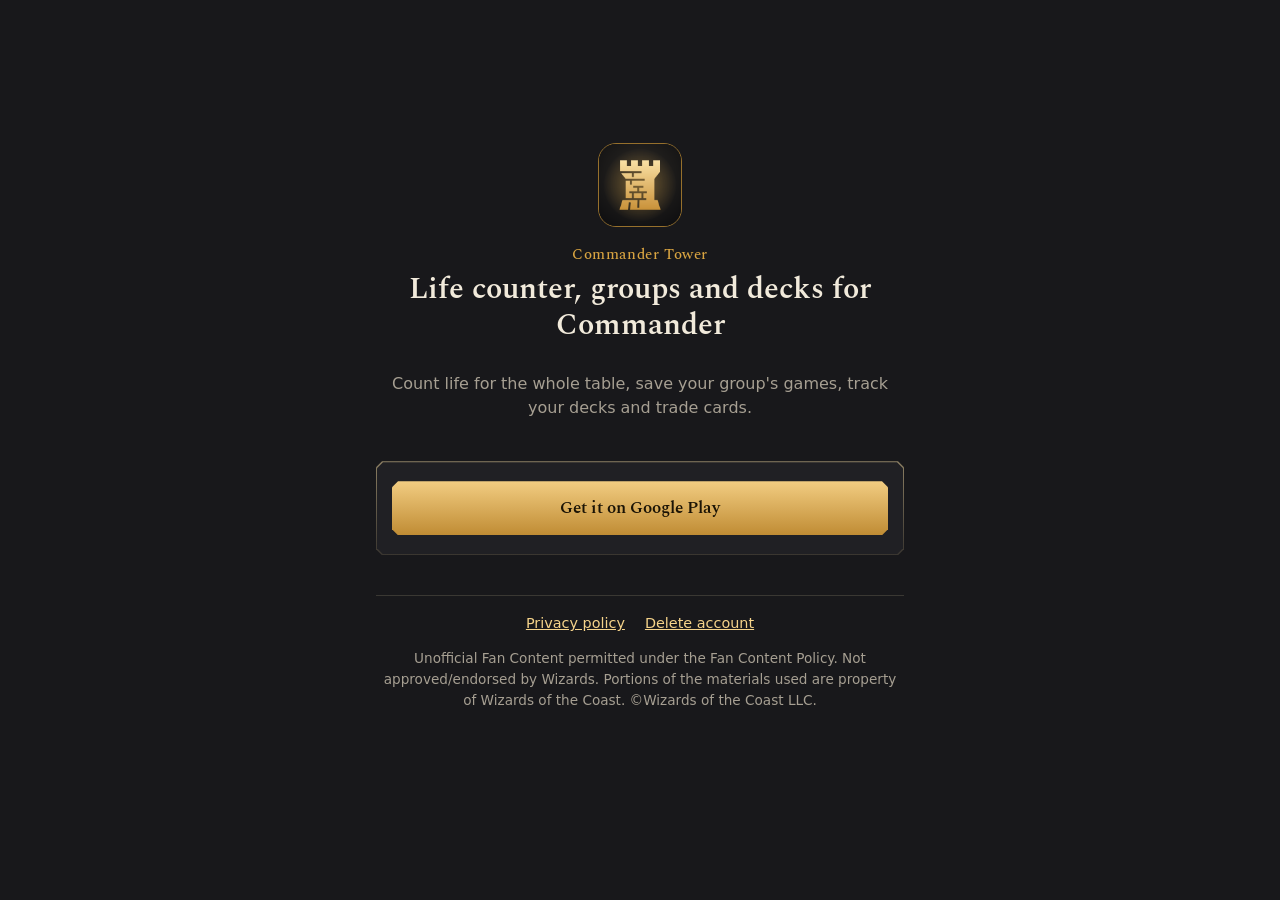
<file: index.html>
<!doctype html>
<html lang="en">
  <head>
    <meta charset="utf-8" />
    <meta name="viewport" content="width=device-width, initial-scale=1" />
    <title>Commander Tower</title>
    <meta name="description" content="Life counter, groups, decks, statistics and card trades for the Commander format." />
    <meta name="theme-color" content="#18181B" />
    <link rel="icon" href="favicon.png" />
    <link rel="preconnect" href="https://fonts.googleapis.com" />
    <link rel="preconnect" href="https://fonts.gstatic.com" crossorigin />
    <link href="https://fonts.googleapis.com/css2?family=Spectral:wght@500;600&display=swap" rel="stylesheet" />
    <link rel="stylesheet" href="style.css" />
  </head>
  <body>
    <main class="center">
      <img class="logo" src="icon.png" alt="" width="84" height="84" />
      <p class="eyebrow">Commander Tower</p>
      <h1>Life counter, groups and decks for Commander</h1>
      <p>Count life for the whole table, save your group's games, track your decks and trade cards.</p>
      <div class="card">
        <a class="button" href="https://play.google.com/store/apps/details?id=app.commandertower.mobile">
          Get it on Google Play
        </a>
      </div>
      <nav><a href="privacy/">Privacy policy</a><a href="delete-account/">Delete account</a></nav>
      <p class="small">
        Unofficial Fan Content permitted under the Fan Content Policy. Not approved/endorsed by Wizards. Portions of the
        materials used are property of Wizards of the Coast. ©Wizards of the Coast LLC.
      </p>
    </main>
  </body>
</html>
</file>
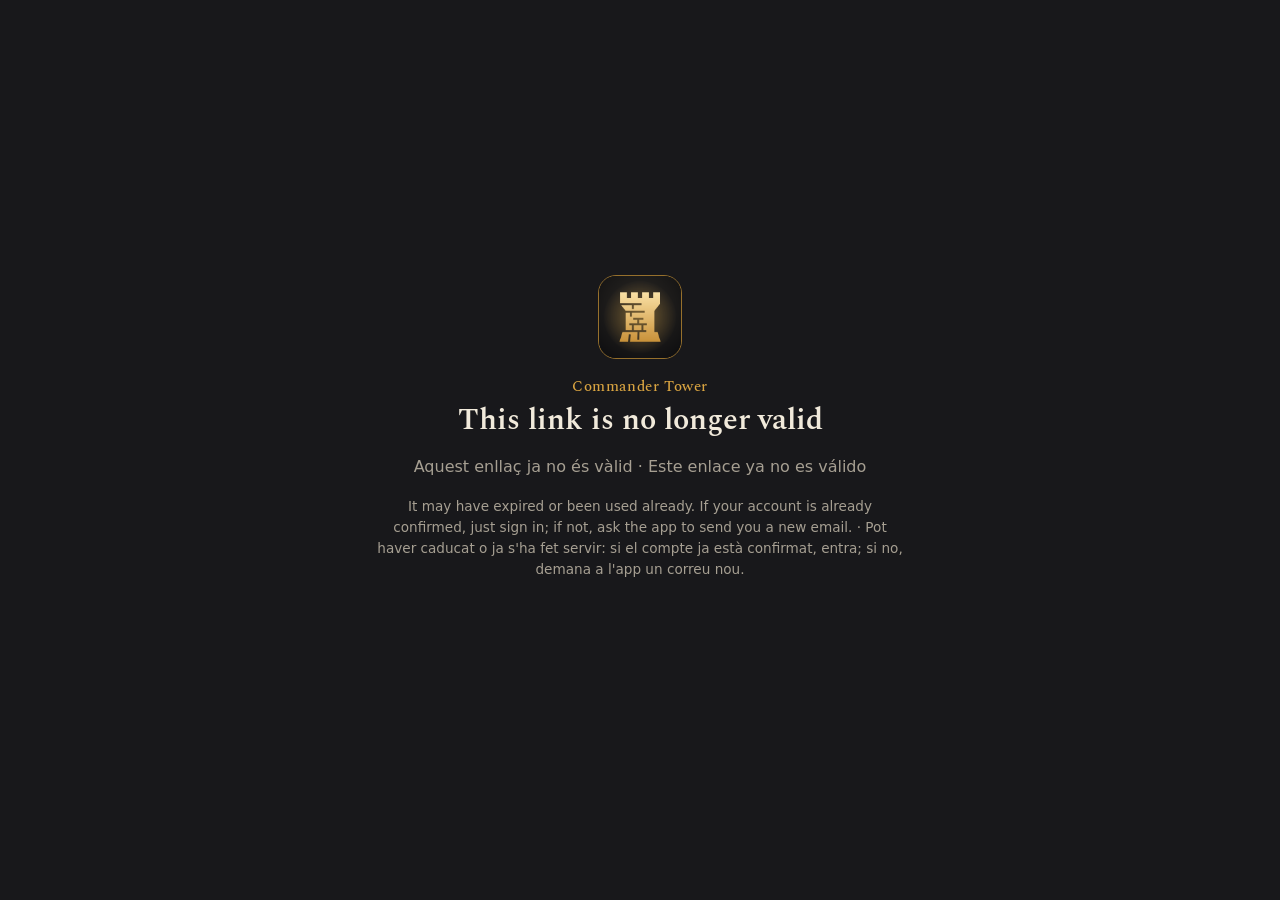
<file: auth/index.html>
<!doctype html>
<html lang="en">
  <head>
    <meta charset="utf-8" />
    <meta name="viewport" content="width=device-width, initial-scale=1" />
    <title>Commander Tower – Account</title>
    <meta name="robots" content="noindex" />
    <meta name="theme-color" content="#18181B" />
    <link rel="icon" href="../favicon.png" />
    <link rel="preconnect" href="https://fonts.googleapis.com" />
    <link rel="preconnect" href="https://fonts.gstatic.com" crossorigin />
    <link href="https://fonts.googleapis.com/css2?family=Spectral:wght@500;600&display=swap" rel="stylesheet" />
    <link rel="stylesheet" href="../style.css" />
  </head>
  <body>
    <main class="center">
      <img class="logo" src="../icon.png" alt="" width="84" height="84" />
      <p class="eyebrow">Commander Tower</p>

      <!-- Correu confirmat -->
      <div id="confirmed" hidden>
        <h1>Your account is confirmed</h1>
        <p>Compte confirmat · Cuenta confirmada · Compte confirmé</p>
        <div class="card">
          <a id="open-confirmed" class="button" href="#">Open Commander Tower</a>
          <p class="small">
            You can now sign in with your email and password, in the app or on the web. ·
            Ja pots entrar amb el teu correu i contrasenya. · Ya puedes entrar con tu correo y contraseña.
          </p>
        </div>
      </div>

      <!-- Contrasenya nova -->
      <div id="reset" hidden>
        <h1>Choose a new password</h1>
        <p>Tria una contrasenya nova · Elige una contraseña nueva</p>
        <div class="card">
          <a id="open-reset" class="button" href="#">Open Commander Tower</a>
          <p class="small">
            Open this link on the phone where you asked for it: the app will ask for your new password. ·
            Obre aquest enllaç al mòbil des d'on ho has demanat. · Abre este enlace en el móvil desde donde lo pediste.
          </p>
        </div>
      </div>

      <!-- Enllaç caducat o ja fet servir -->
      <div id="failed" hidden>
        <h1>This link is no longer valid</h1>
        <p>Aquest enllaç ja no és vàlid · Este enlace ya no es válido</p>
        <p class="small">
          It may have expired or been used already. If your account is already confirmed, just sign in; if not, ask the
          app to send you a new email. · Pot haver caducat o ja s'ha fet servir: si el compte ja està confirmat, entra;
          si no, demana a l'app un correu nou.
        </p>
      </div>
    </main>
    <script src="../auth.js"></script>
  </body>
</html>
</file>
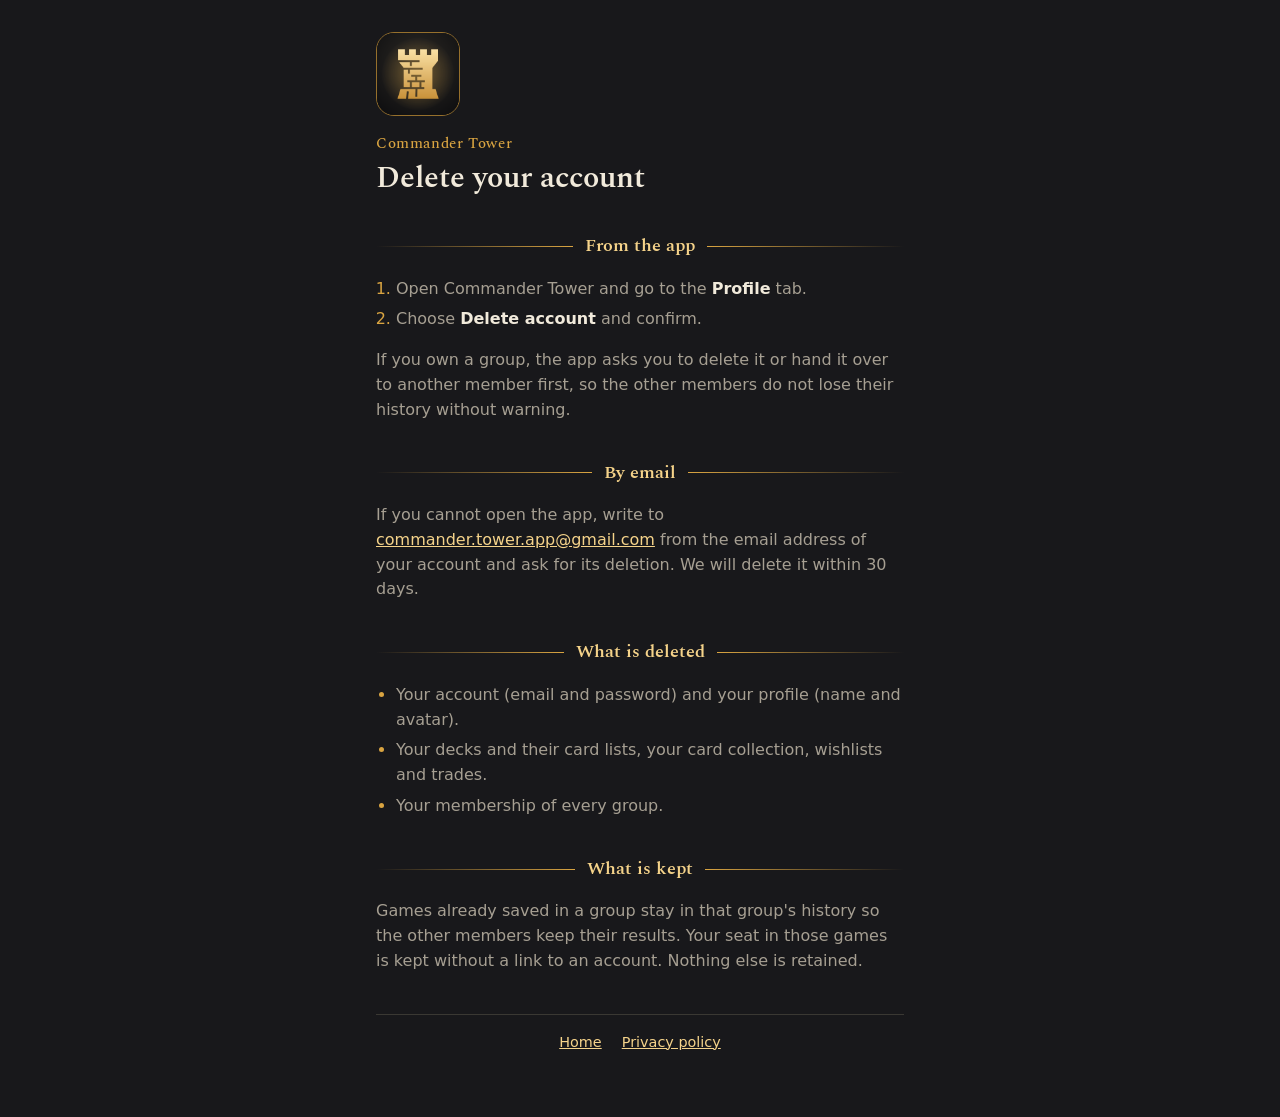
<file: delete-account/index.html>
<!doctype html>
<html lang="en">
  <head>
    <meta charset="utf-8" />
    <meta name="viewport" content="width=device-width, initial-scale=1" />
    <title>Commander Tower – Delete your account</title>
    <meta name="theme-color" content="#18181B" />
    <link rel="icon" href="../favicon.png" />
    <link rel="preconnect" href="https://fonts.googleapis.com" />
    <link rel="preconnect" href="https://fonts.gstatic.com" crossorigin />
    <link href="https://fonts.googleapis.com/css2?family=Spectral:wght@500;600&display=swap" rel="stylesheet" />
    <link rel="stylesheet" href="../style.css" />
  </head>
  <body>
    <main>
      <img class="logo" src="../icon.png" alt="" width="84" height="84" />
      <p class="eyebrow">Commander Tower</p>
      <h1>Delete your account</h1>

      <h2>From the app</h2>
      <ol>
        <li>Open Commander Tower and go to the <strong>Profile</strong> tab.</li>
        <li>Choose <strong>Delete account</strong> and confirm.</li>
      </ol>
      <p>
        If you own a group, the app asks you to delete it or hand it over to another member first, so the other
        members do not lose their history without warning.
      </p>

      <h2>By email</h2>
      <p>
        If you cannot open the app, write to
        <a href="mailto:commander.tower.app@gmail.com?subject=Delete%20my%20account">commander.tower.app@gmail.com</a>
        from the email address of your account and ask for its deletion. We will delete it within 30 days.
      </p>

      <h2>What is deleted</h2>
      <ul>
        <li>Your account (email and password) and your profile (name and avatar).</li>
        <li>Your decks and their card lists, your card collection, wishlists and trades.</li>
        <li>Your membership of every group.</li>
      </ul>

      <h2>What is kept</h2>
      <p>
        Games already saved in a group stay in that group's history so the other members keep their results. Your
        seat in those games is kept without a link to an account. Nothing else is retained.
      </p>

      <nav><a href="../">Home</a><a href="../privacy/">Privacy policy</a></nav>
    </main>
  </body>
</html>
</file>
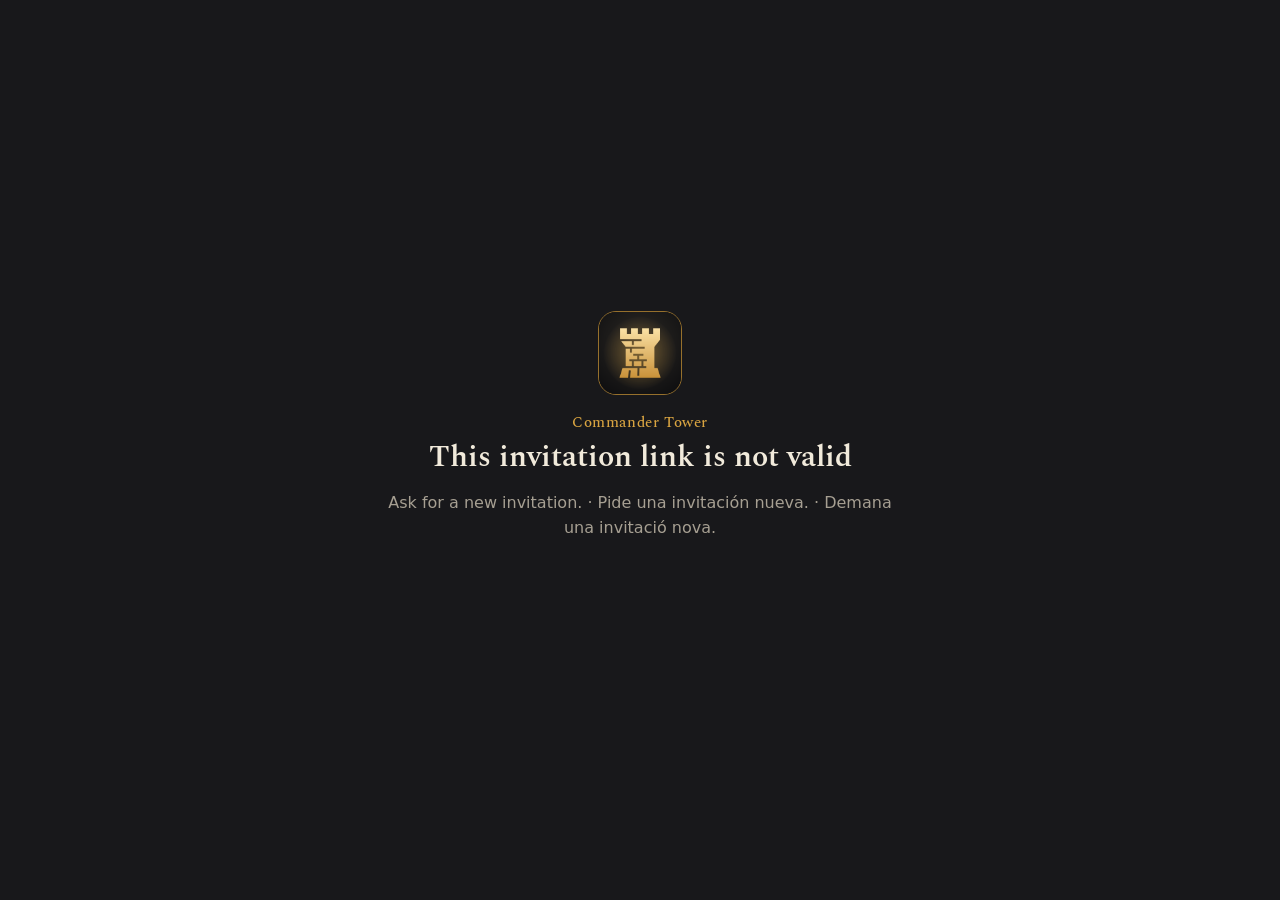
<file: join/index.html>
<!doctype html>
<html lang="en">
  <head>
    <meta charset="utf-8" />
    <meta name="viewport" content="width=device-width, initial-scale=1" />
    <title>Commander Tower – Group invitation</title>
    <meta property="og:title" content="Commander Tower – Group invitation" />
    <meta property="og:description" content="You have been invited to a Commander group. Open the invitation in the app." />
    <meta name="robots" content="noindex" />
    <meta name="theme-color" content="#18181B" />
    <link rel="icon" href="../favicon.png" />
    <link rel="preconnect" href="https://fonts.googleapis.com" />
    <link rel="preconnect" href="https://fonts.gstatic.com" crossorigin />
    <link href="https://fonts.googleapis.com/css2?family=Spectral:wght@500;600&display=swap" rel="stylesheet" />
    <link rel="stylesheet" href="../style.css" />
  </head>
  <body data-kind="join">
    <main class="center">
      <img class="logo" src="../icon.png" alt="" width="84" height="84" />
      <p class="eyebrow">Commander Tower</p>
      <div id="valid">
        <h1>You have been invited to a group</h1>
        <p>Te han invitado a un grupo · T'han convidat a un grup</p>
        <div class="card">
          <a id="open" class="button" href="#">Open in Commander Tower</a>
          <a class="button secondary" href="https://play.google.com/store/apps/details?id=app.commandertower.mobile">
            Get the app on Google Play
          </a>
          <p class="small">
            If the button does not open the app, open Commander Tower, go to Groups → Join a group and paste this code:
          </p>
          <p class="small"><code id="code"></code></p>
        </div>
      </div>
      <div id="invalid" hidden>
        <h1>This invitation link is not valid</h1>
        <p>Ask for a new invitation. · Pide una invitación nueva. · Demana una invitació nova.</p>
      </div>
    </main>
    <script src="../invite.js"></script>
  </body>
</html>
</file>
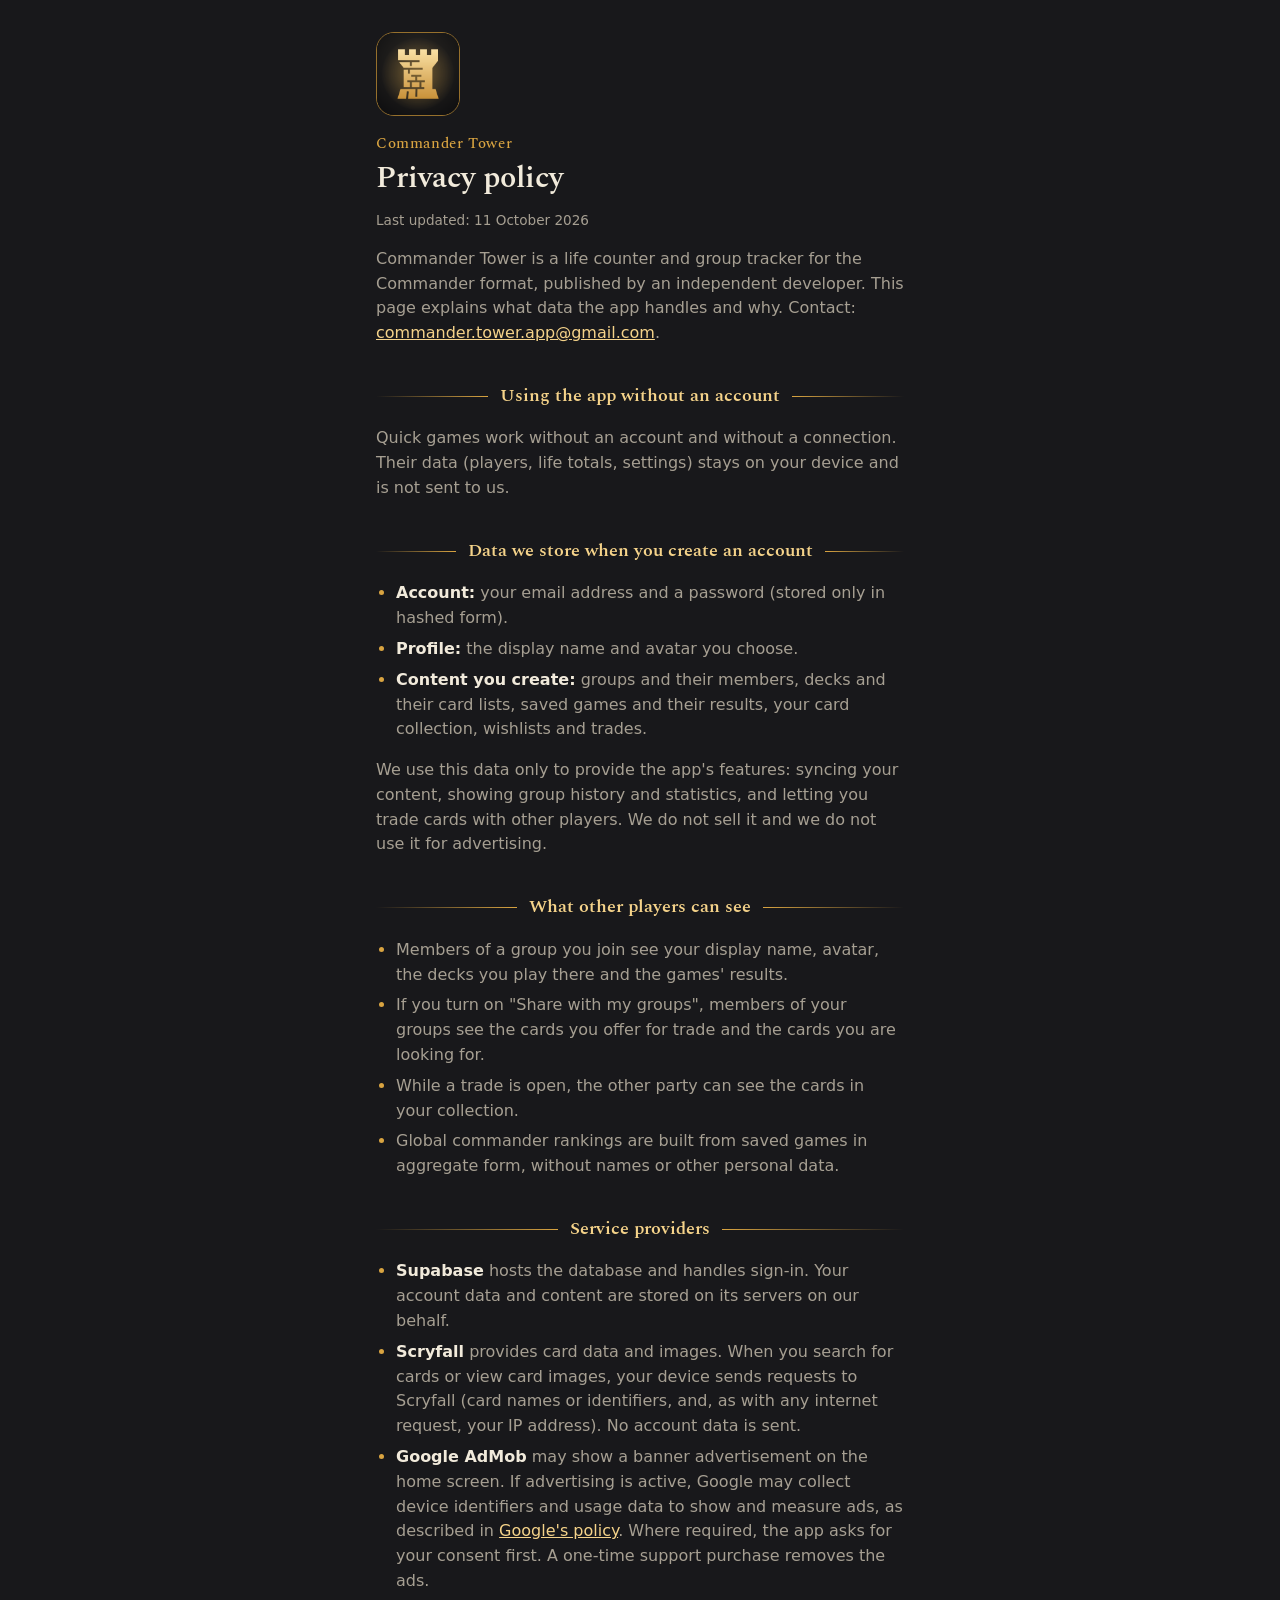
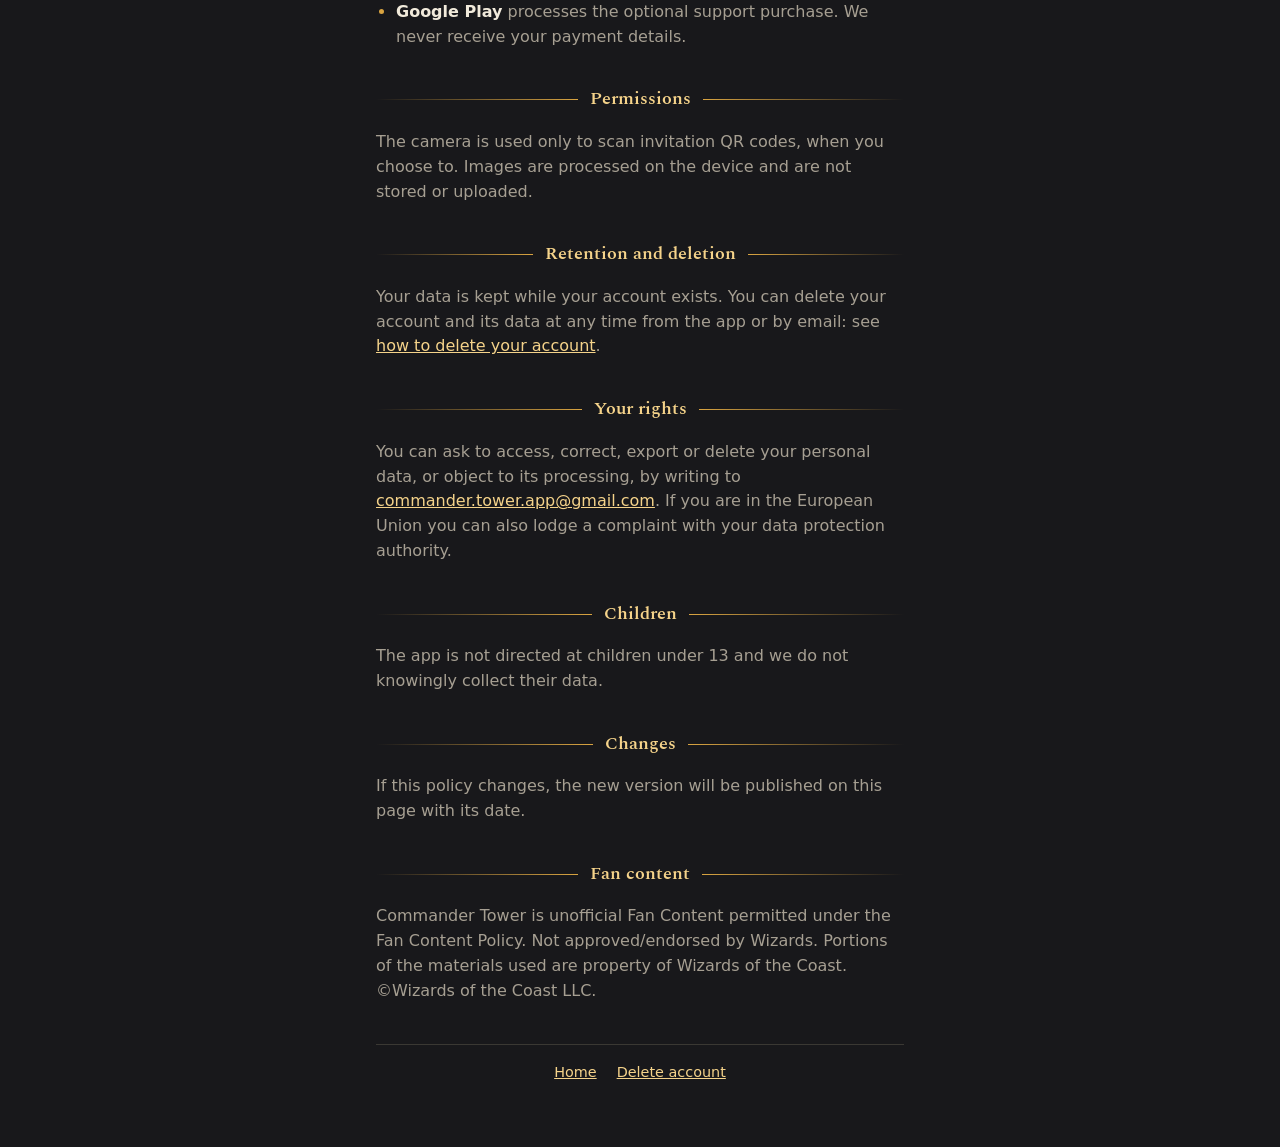
<file: privacy/index.html>
<!doctype html>
<html lang="en">
  <head>
    <meta charset="utf-8" />
    <meta name="viewport" content="width=device-width, initial-scale=1" />
    <title>Commander Tower – Privacy policy</title>
    <meta name="theme-color" content="#18181B" />
    <link rel="icon" href="../favicon.png" />
    <link rel="preconnect" href="https://fonts.googleapis.com" />
    <link rel="preconnect" href="https://fonts.gstatic.com" crossorigin />
    <link href="https://fonts.googleapis.com/css2?family=Spectral:wght@500;600&display=swap" rel="stylesheet" />
    <link rel="stylesheet" href="../style.css" />
  </head>
  <body>
    <main>
      <img class="logo" src="../icon.png" alt="" width="84" height="84" />
      <p class="eyebrow">Commander Tower</p>
      <h1>Privacy policy</h1>
      <p class="small">Last updated: 11 October 2026</p>

      <p>
        Commander Tower is a life counter and group tracker for the Commander format, published by an independent
        developer. This page explains what data the app handles and why. Contact:
        <a href="mailto:commander.tower.app@gmail.com">commander.tower.app@gmail.com</a>.
      </p>

      <h2>Using the app without an account</h2>
      <p>
        Quick games work without an account and without a connection. Their data (players, life totals, settings)
        stays on your device and is not sent to us.
      </p>

      <h2>Data we store when you create an account</h2>
      <ul>
        <li><strong>Account:</strong> your email address and a password (stored only in hashed form).</li>
        <li><strong>Profile:</strong> the display name and avatar you choose.</li>
        <li>
          <strong>Content you create:</strong> groups and their members, decks and their card lists, saved games and
          their results, your card collection, wishlists and trades.
        </li>
      </ul>
      <p>
        We use this data only to provide the app's features: syncing your content, showing group history and
        statistics, and letting you trade cards with other players. We do not sell it and we do not use it for
        advertising.
      </p>

      <h2>What other players can see</h2>
      <ul>
        <li>Members of a group you join see your display name, avatar, the decks you play there and the games' results.</li>
        <li>
          If you turn on "Share with my groups", members of your groups see the cards you offer for trade and the cards
          you are looking for.
        </li>
        <li>While a trade is open, the other party can see the cards in your collection.</li>
        <li>
          Global commander rankings are built from saved games in aggregate form, without names or other personal data.
        </li>
      </ul>

      <h2>Service providers</h2>
      <ul>
        <li>
          <strong>Supabase</strong> hosts the database and handles sign-in. Your account data and content are stored on
          its servers on our behalf.
        </li>
        <li>
          <strong>Scryfall</strong> provides card data and images. When you search for cards or view card images, your
          device sends requests to Scryfall (card names or identifiers, and, as with any internet request, your IP
          address). No account data is sent.
        </li>
        <li>
          <strong>Google AdMob</strong> may show a banner advertisement on the home screen. If advertising is active,
          Google may collect device identifiers and usage data to show and measure ads, as described in
          <a href="https://policies.google.com/technologies/partner-sites">Google's policy</a>. Where required, the app
          asks for your consent first. A one-time support purchase removes the ads.
        </li>
        <li>
          <strong>Google Play</strong> processes the optional support purchase. We never receive your payment details.
        </li>
      </ul>

      <h2>Permissions</h2>
      <p>
        The camera is used only to scan invitation QR codes, when you choose to. Images are processed on the device and
        are not stored or uploaded.
      </p>

      <h2>Retention and deletion</h2>
      <p>
        Your data is kept while your account exists. You can delete your account and its data at any time from the app
        or by email: see <a href="../delete-account/">how to delete your account</a>.
      </p>

      <h2>Your rights</h2>
      <p>
        You can ask to access, correct, export or delete your personal data, or object to its processing, by writing to
        <a href="mailto:commander.tower.app@gmail.com">commander.tower.app@gmail.com</a>. If you are in the European
        Union you can also lodge a complaint with your data protection authority.
      </p>

      <h2>Children</h2>
      <p>The app is not directed at children under 13 and we do not knowingly collect their data.</p>

      <h2>Changes</h2>
      <p>If this policy changes, the new version will be published on this page with its date.</p>

      <h2>Fan content</h2>
      <p>
        Commander Tower is unofficial Fan Content permitted under the Fan Content Policy. Not approved/endorsed by
        Wizards. Portions of the materials used are property of Wizards of the Coast. ©Wizards of the Coast LLC.
      </p>

      <nav><a href="../">Home</a><a href="../delete-account/">Delete account</a></nav>
    </main>
  </body>
</html>
</file>
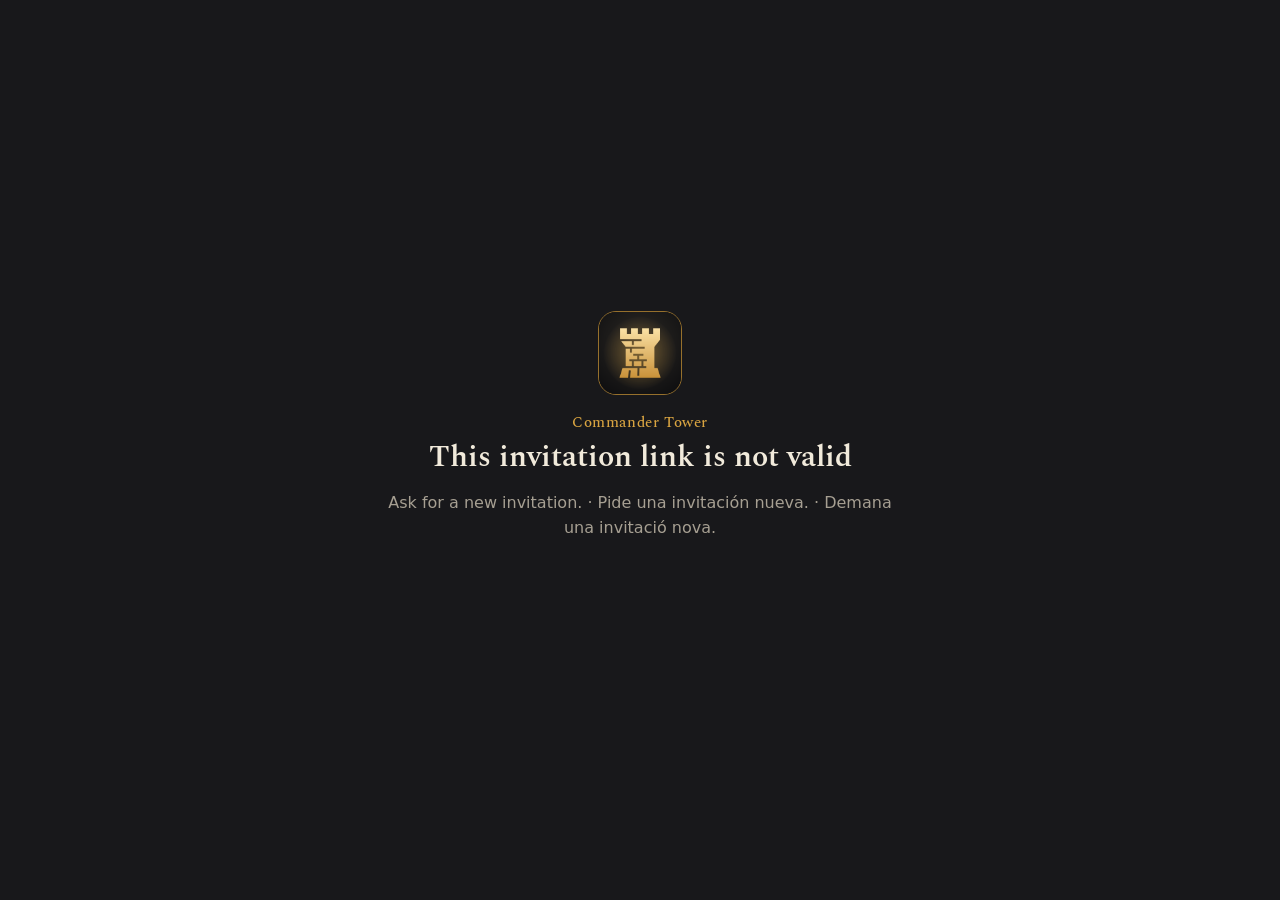
<file: trade/index.html>
<!doctype html>
<html lang="en">
  <head>
    <meta charset="utf-8" />
    <meta name="viewport" content="width=device-width, initial-scale=1" />
    <title>Commander Tower – Trade invitation</title>
    <meta property="og:title" content="Commander Tower – Trade invitation" />
    <meta property="og:description" content="You have been invited to a card trade. Open the invitation in the app." />
    <meta name="robots" content="noindex" />
    <meta name="theme-color" content="#18181B" />
    <link rel="icon" href="../favicon.png" />
    <link rel="preconnect" href="https://fonts.googleapis.com" />
    <link rel="preconnect" href="https://fonts.gstatic.com" crossorigin />
    <link href="https://fonts.googleapis.com/css2?family=Spectral:wght@500;600&display=swap" rel="stylesheet" />
    <link rel="stylesheet" href="../style.css" />
  </head>
  <body data-kind="trade">
    <main class="center">
      <img class="logo" src="../icon.png" alt="" width="84" height="84" />
      <p class="eyebrow">Commander Tower</p>
      <div id="valid">
        <h1>You have been invited to a card trade</h1>
        <p>Te han invitado a un intercambio de cartas · T'han convidat a un intercanvi de cartes</p>
        <div class="card">
          <a id="open" class="button" href="#">Open in Commander Tower</a>
          <a class="button secondary" href="https://play.google.com/store/apps/details?id=app.commandertower.mobile">
            Get the app on Google Play
          </a>
          <p class="small">
            If the button does not open the app, copy this page's address, open Commander Tower, go to Groups → Join a
            group and paste it there.
          </p>
          <p class="small"><code id="code"></code></p>
        </div>
      </div>
      <div id="invalid" hidden>
        <h1>This invitation link is not valid</h1>
        <p>Ask for a new invitation. · Pide una invitación nueva. · Demana una invitació nova.</p>
      </div>
    </main>
    <script src="../invite.js"></script>
  </body>
</html>
</file>
<file: style.css>
/* Mateix sistema visual que l'app: fons carbó, panells de grafit amb les cantonades tallades,
   daurat per a l'acció principal i Spectral per als títols. */
:root {
  --background: #18181b;
  --surface: #202024;
  --well: #111113;
  --border: #3a3833;
  --gold: #d9a441;
  --gold-bright: #f5d38a;
  --gold-dim: #96702c;
  --on-gold: #1a1305;
  --text: #f1eadb;
  --muted: #a69f92;
  --cut: 6px;
  --cut-shape: polygon(
    var(--cut) 0,
    calc(100% - var(--cut)) 0,
    100% var(--cut),
    100% calc(100% - var(--cut)),
    calc(100% - var(--cut)) 100%,
    var(--cut) 100%,
    0 calc(100% - var(--cut)),
    0 var(--cut)
  );
  --title: 'Spectral', Georgia, 'Times New Roman', serif;
  --body: system-ui, -apple-system, 'Segoe UI', Roboto, sans-serif;
}

* {
  box-sizing: border-box;
}

body {
  margin: 0;
  background: var(--background);
  color: var(--text);
  font-family: var(--body);
  line-height: 1.55;
}

main {
  max-width: 560px;
  margin: 0 auto;
  padding: 32px 16px 64px;
}

main.center {
  min-height: 100vh;
  display: flex;
  flex-direction: column;
  justify-content: center;
  text-align: center;
}

.logo {
  display: block;
  width: 84px;
  height: 84px;
  margin: 0 0 16px;
  border-radius: 18px;
  border: 1px solid var(--gold-dim);
}

main.center .logo {
  margin: 0 auto 16px;
}

.eyebrow {
  margin: 0 0 4px;
  color: var(--gold);
  font-family: var(--title);
  font-weight: 500;
  font-size: 0.95rem;
  letter-spacing: 0.04em;
}

h1 {
  margin: 0 0 12px;
  font-family: var(--title);
  font-weight: 600;
  font-size: 1.9rem;
  line-height: 1.2;
  color: var(--text);
}

/* Títol de secció: centrat entre dos fils daurats, com els separadors de l'Inici. */
h2 {
  display: flex;
  align-items: center;
  gap: 12px;
  margin: 36px 0 12px;
  font-family: var(--title);
  font-weight: 600;
  font-size: 1.15rem;
  color: var(--gold-bright);
  text-align: center;
}

h2::before,
h2::after {
  content: '';
  flex: 1;
  height: 1px;
}

h2::before {
  background: linear-gradient(to right, transparent, var(--gold));
}

h2::after {
  background: linear-gradient(to left, transparent, var(--gold));
}

p,
li {
  color: var(--muted);
  font-size: 1rem;
}

strong {
  color: var(--text);
  font-weight: 600;
}

ul,
ol {
  padding-left: 20px;
}

li {
  margin-bottom: 6px;
}

li::marker {
  color: var(--gold);
}

a {
  color: var(--gold-bright);
}

code {
  display: inline-block;
  padding: 6px 10px;
  background: var(--well);
  border: 1px solid var(--border);
  color: var(--text);
  font-size: 0.85rem;
  word-break: break-all;
}

/* Panell: vora amb degradat i cantonades tallades. */
.card {
  position: relative;
  margin-top: 24px;
  padding: 20px 16px;
  background: linear-gradient(#8c7f63, #3a3630);
  clip-path: var(--cut-shape);
}

.card::before {
  content: '';
  position: absolute;
  inset: 1px;
  background: var(--surface);
  clip-path: var(--cut-shape);
}

.card > * {
  position: relative;
}

.card > :first-child {
  margin-top: 0;
}

.card > :last-child {
  margin-bottom: 0;
}

.button {
  --cut: 4px;
  display: block;
  margin-top: 12px;
  padding: 14px 16px;
  background: linear-gradient(#f2cd82, #c08c34);
  clip-path: var(--cut-shape);
  color: var(--on-gold);
  font-family: var(--title);
  font-weight: 600;
  font-size: 1.05rem;
  text-align: center;
  text-decoration: none;
}

.button.secondary {
  position: relative;
  background: linear-gradient(#8c7f63, #3a3630);
  color: var(--text);
}

.button.secondary::before {
  content: '';
  position: absolute;
  inset: 1px;
  z-index: -1;
  background: linear-gradient(#232327, #0f0f11);
  clip-path: var(--cut-shape);
}

.button.secondary {
  isolation: isolate;
}

.small {
  font-size: 0.85rem;
}

nav {
  display: flex;
  flex-wrap: wrap;
  justify-content: center;
  gap: 8px 20px;
  margin-top: 40px;
  padding-top: 16px;
  border-top: 1px solid var(--border);
  font-size: 0.9rem;
}
</file>
